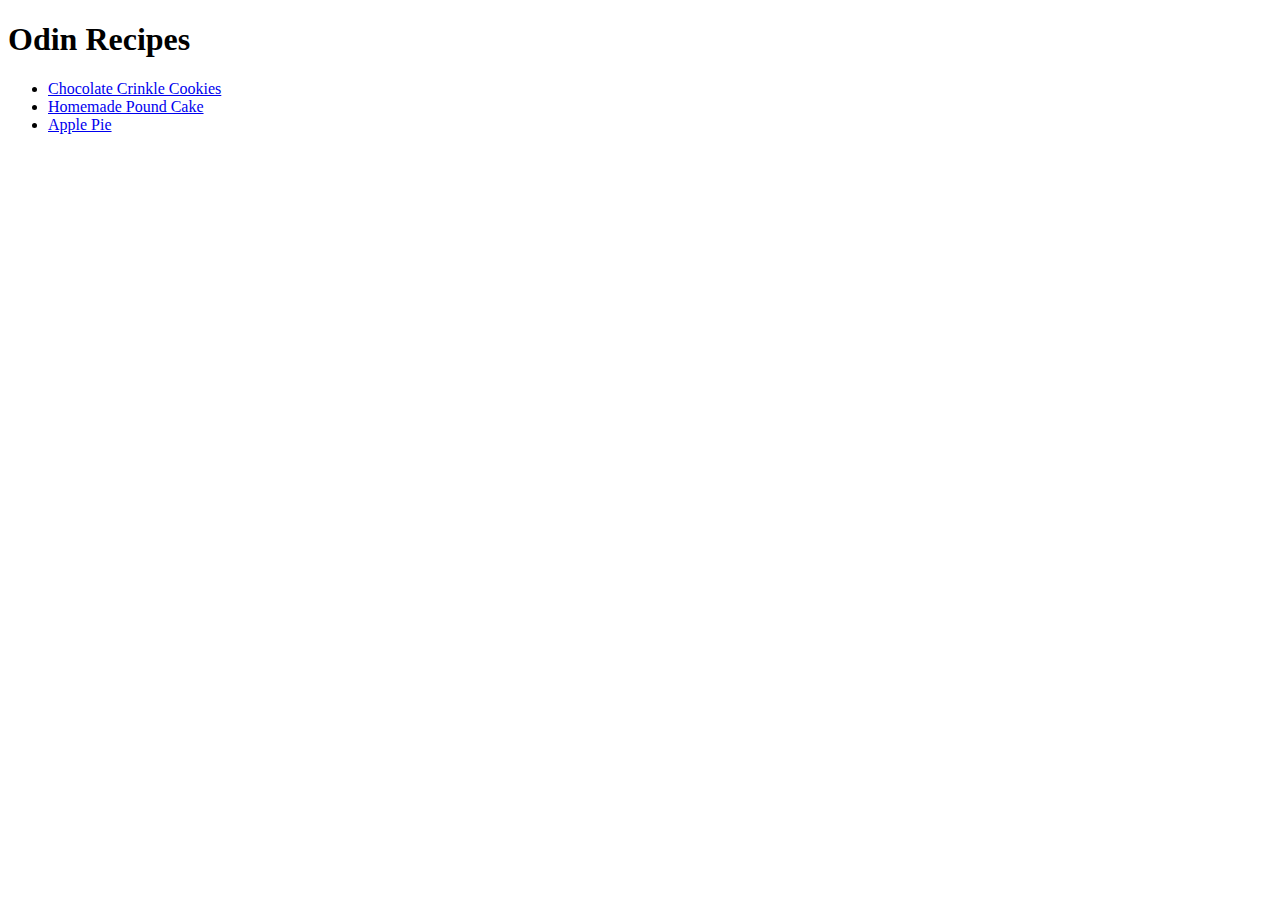
<file: index.html>
<!DOCTYPE html>
<html lang="en">
    
    <head>
        <meta charset="UTF-8">
        <title>Odin Recipes</title>
    </head>

    <body>
        <h1>Odin Recipes</h1>
        <ul>
        <li><a href="recipes/chocolate-crinkle.html">Chocolate Crinkle Cookies</a></li>
        <li><a href="recipes/poundcake.html">Homemade Pound Cake</a></li>
        <li><a href="recipes/applepie.html">Apple Pie</a></li>
        </ul>
    </body>
</html>
</file>
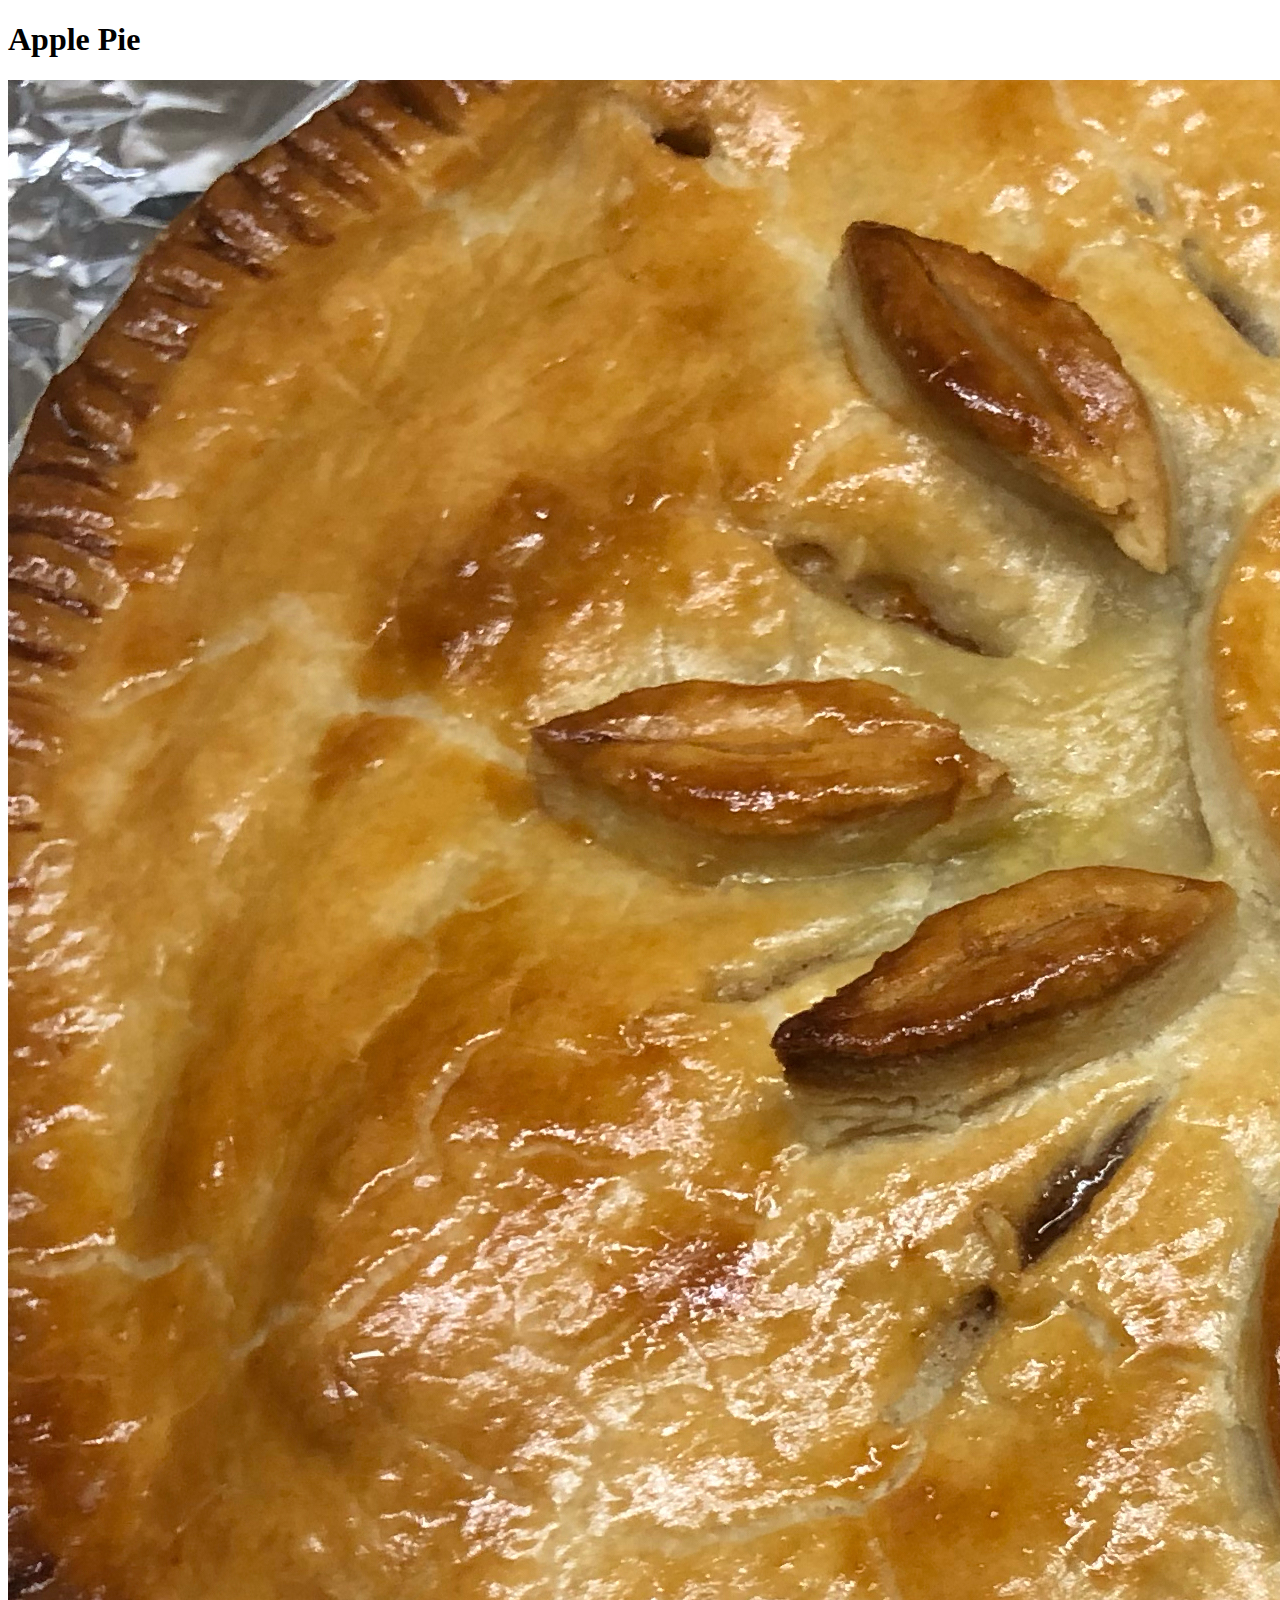
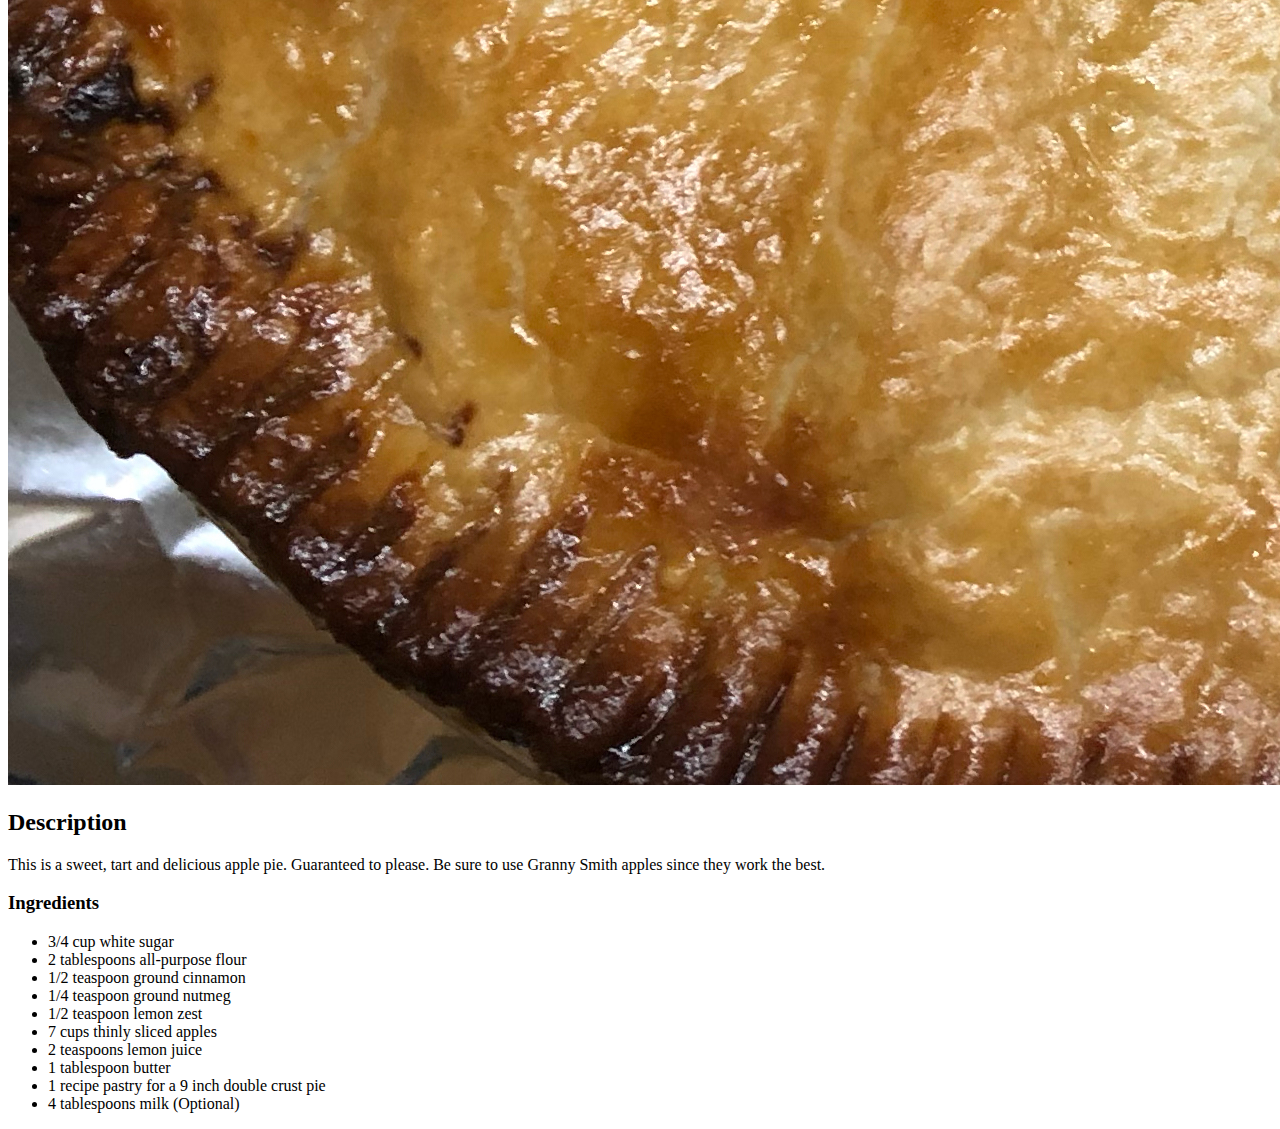
<file: recipes/applepie.html>
<!DOCTYPE html>
<html lang="en">

<head>
    <meta charset="UTF-8">
    <title>Apple Pie</title>
</head>

<body>
    <h1>Apple Pie</h1>
    <img src="../images/applepie.jpeg" alt="An image of apple pie">

    <h2>Description</h2>
    <p>This is a sweet, tart and delicious apple pie. Guaranteed to please. Be sure to use Granny Smith apples since they work the best.</p>

    <h3>Ingredients</h3>
    <ul>
        <li>3/4 cup white sugar</li>
        <li>2 tablespoons all-purpose flour</li>
        <li>1/2 teaspoon ground cinnamon</li>
        <li>1/4 teaspoon ground nutmeg</li>
        <li>1/2 teaspoon lemon zest</li>
        <li>7 cups thinly sliced apples</li>
        <li>2 teaspoons lemon juice</li>
        <li>1 tablespoon butter</li>
        <li>1 recipe pastry for a 9 inch double crust pie</li>
        <li>4 tablespoons milk (Optional)</li>
    </ul>
</body>
</html>
</file>
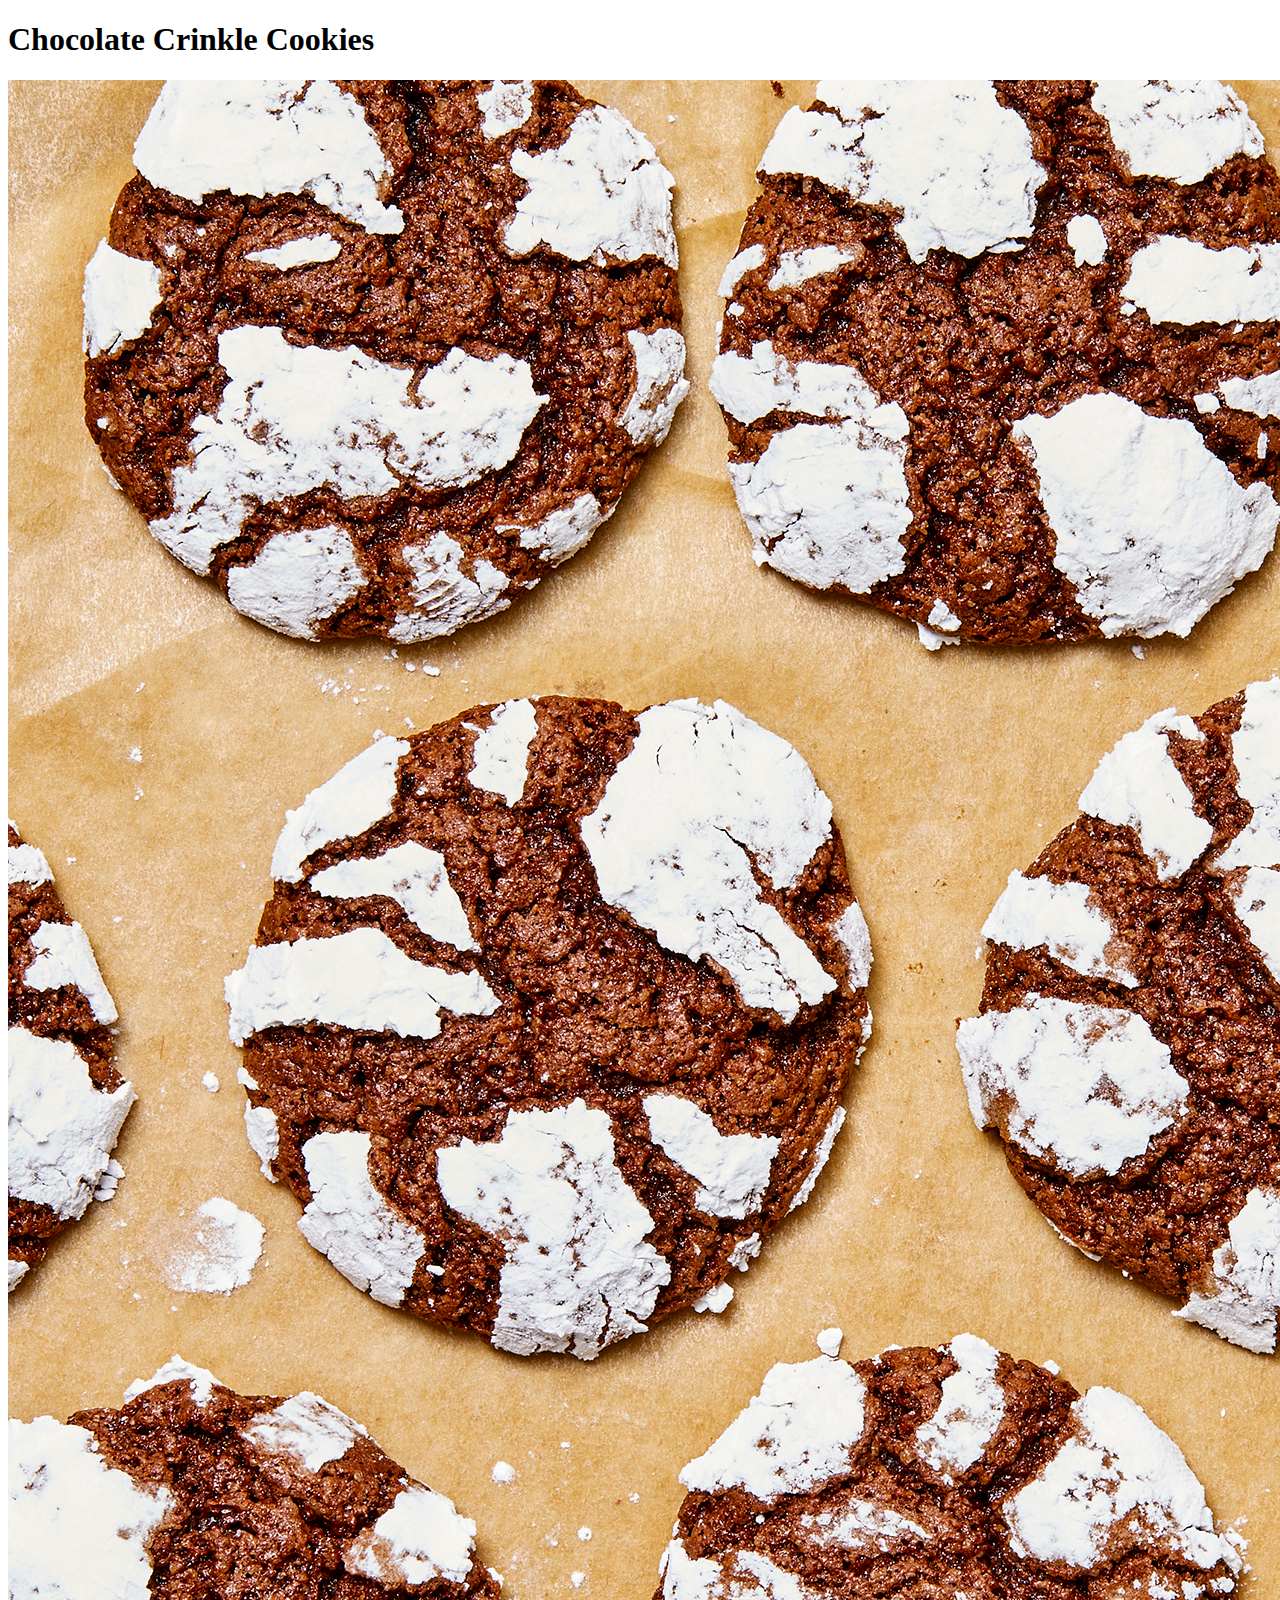
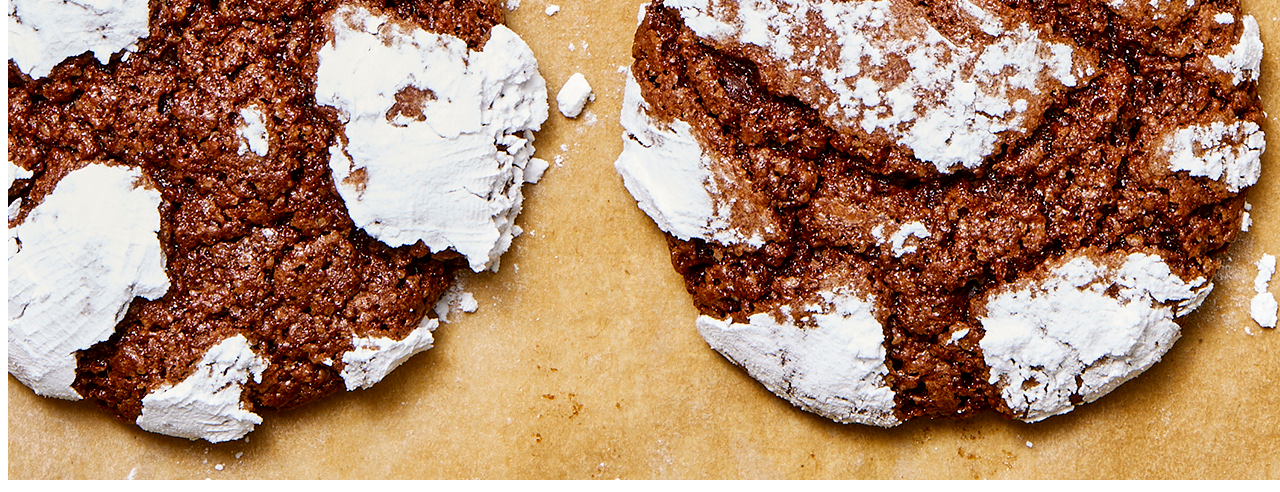
<file: recipes/chocolate-crinkle.html>
<!DOCTYPE html>
<html lang="en">
    
    <head>
        <meta charset="UTF-8">
        <title>Chocolate Crinkle Cookies</title>
    </head>

    <body>
        <h1>Chocolate Crinkle Cookies</h1>
        <img src="../images/chocolatecrinkle.jpeg">
    </body>
</html>
</file>
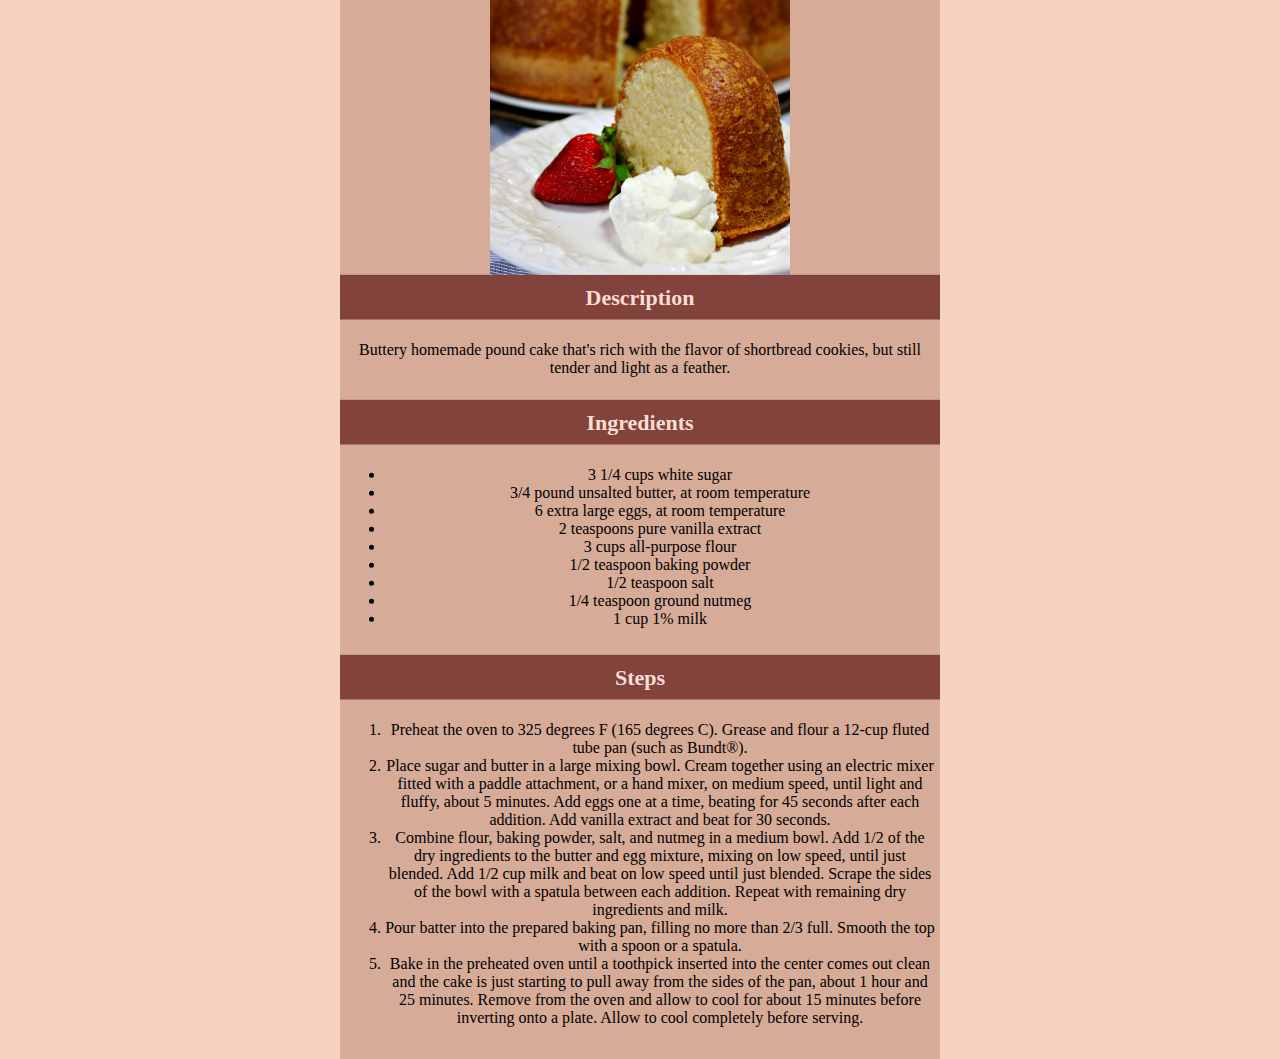
<file: recipes/poundcake.html>
<!DOCTYPE html>
<html lang="en">

<head>
    <link rel="stylesheet" href="../styles.css">
    <meta charset="UTF-8">
    <title>Homemade Pound Cake</title>
</head>

<body>
<div class="page">

    <div class="title"><h1>Homemade Pound Cake</h1></div>

    <div class="hpcimgdiv"><img class="hpcimg2"src="../images/poundcake.jpeg" alt="An image of pound cake with strawberry and whipped cream"></div>

    <h2 class="description">Description</h2>

    <div class="hpctext"><p>Buttery homemade pound cake that's rich with the flavor of shortbread cookies, but still tender and light as a feather.</p></div>

    <h3 class="description">Ingredients</h3>

    <div class="hpcing"><ul>
        <li>3 1/4 cups white sugar</li>
        <li>3/4 pound unsalted butter, at room temperature</li>
        <li>6 extra large eggs, at room temperature</li>
        <li>2 teaspoons pure vanilla extract</li>
        <li>3 cups all-purpose flour</li>
        <li>1/2 teaspoon baking powder</li>
        <li>1/2 teaspoon salt</li>
        <li>1/4 teaspoon ground nutmeg</li>
        <li>1 cup 1% milk</li>
    </ul></div>

    <h3 class="description">Steps</h3>

    <div class="hpcsteps"><ol>
        <li>Preheat the oven to 325 degrees F (165 degrees C). Grease and flour a 12-cup fluted tube pan (such as Bundt®).</li>
        <li>Place sugar and butter in a large mixing bowl. Cream together using an electric mixer fitted with a paddle attachment, or a hand mixer, on medium speed, until light and fluffy, about 5 minutes. Add eggs one at a time, beating for 45 seconds after each addition. Add vanilla extract and beat for 30 seconds.</li>
        <li>Combine flour, baking powder, salt, and nutmeg in a medium bowl. Add 1/2 of the dry ingredients to the butter and egg mixture, mixing on low speed, until just blended. Add 1/2 cup milk and beat on low speed until just blended. Scrape the sides of the bowl with a spatula between each addition. Repeat with remaining dry ingredients and milk.</li>
        <li>Pour batter into the prepared baking pan, filling no more than 2/3 full. Smooth the top with a spoon or a spatula.</li>
        <li>Bake in the preheated oven until a toothpick inserted into the center comes out clean and the cake is just starting to pull away from the sides of the pan, about 1 hour and 25 minutes. Remove from the oven and allow to cool for about 15 minutes before inverting onto a plate. Allow to cool completely before serving.</li>
    </ol></div>
</div>
</body>
</html>
</file>
<file: styles.css>
body {
    font-family: Georgia, 'Times New Roman', Times, serif, 'Times New Roman', Times, serif;
    background-color: rgb(245, 211, 192)
}

.page {
    position: absolute;
    left: 50%;
    top: 50%;
    transform: translate(-50%, -50%);
    width: 600px
}

.title {
    background-color: rgb(131, 67, 61);
    height: 100px;
    text-align: center;
    line-height: 100px;
    font-size: 25px;
    color: rgb(250, 222, 214)
}

.ccc {
    background-color: rgb(214, 171, 152);
    height: 280px;
    text-align: center
}

.imgdiv {
    height: 280px;
    width: 280px;
    background-color: black;
    float: left;
    text-align: center;
    position: relative
}

.cccimage1 {
    width: 280px;
    height: auto;
}

.ccclink {
    line-height: 280px;
    font-size: 24px;
    color: rgb(94, 51, 45);
    font-weight: bold;
    text-decoration: none
}

.hpc {
    background-color: rgb(214, 171, 152);
    height: 280px;
    width: 280px;
    text-align: center;
    float: left;
}

.imgdiv2 {
    height: 280px;
    width: 320px;
    background-color: black;
    float: right;
    position: relative;
    overflow: hidden;
}

.hpcimage1 {
    width: 320px;
    height: auto;
}

.hpclink {
    line-height: 280px;
    font-size: 24px;
    color: rgb(94, 51, 45);
    font-weight: bold;
    text-decoration: none
}

.imgdiv3 {
    height: 280px;
    width: 280px;
    background-color: black;
    float: left;
    position: relative;
    overflow: hidden;
}

.apimage1 {
    width: 280px;
    height: auto;
}

.aplink {
    line-height: 280px;
    font-size: 24px;
    color: rgb(94, 51, 45);
    font-weight: bold;
    text-decoration: none
}

.ap {
    background-color: rgb(214, 171, 152);
    height: 280px;
    width: 320px;
    float: right;
    text-align: center
}

/* chocolate crinkle cookies */

.cccimgdiv {
    background-color: rgb(214, 171, 152);
    height: 300px;
    text-align: center
}

.cccimg2 {
    width: 300px;
    height: auto
}

.description {
    background-color: rgb(131, 67, 61);
    height: 45px;
    text-align: center;
    line-height: 45px;
    font-size: 22px;
    color: rgb(250, 222, 214);
    margin: 0
}

.ccctext {
    background-color: rgb(214, 171, 152);
    height: 150px;
    padding: 5px;
    text-align: center;
}

.cccing {
    background-color: rgb(214, 171, 152);
    height: 200px;
    padding: 5px;
    text-align: center;
}

.cccsteps {
    background-color: rgb(214, 171, 152);
    height: 250px;
    padding: 5px;
    text-align: center;
}

/* homemade pound cake*/

.hpcimgdiv {
    background-color: rgb(214, 171, 152);
    height: 300px;
    text-align: center
}

.hpcimg2 {
    width: 300px;
    height: auto
}

.hpctext {
    background-color: rgb(214, 171, 152);
    height: 70px;
    padding: 5px;
    text-align: center;
}

.hpcing {
    background-color: rgb(214, 171, 152);
    height: 200px;
    padding: 5px;
    text-align: center;
}

.hpcsteps {
    background-color: rgb(214, 171, 152);
    height: 350px;
    padding: 5px;
    text-align: center;
}

/* apple pie */

.apimgdiv {
    background-color: rgb(214, 171, 152);
    height: 300px;
    text-align: center
}

.apimg2 {
    width: 300px;
    height: auto
}

.aptext {
    background-color: rgb(214, 171, 152);
    height: 70px;
    padding: 5px;
    text-align: center;
}

.aping {
    background-color: rgb(214, 171, 152);
    height: 220px;
    padding: 5px;
    text-align: center;
}

.apsteps {
    background-color: rgb(214, 171, 152);
    height: 200px;
    padding: 5px;
    text-align: center;
}
</file>
